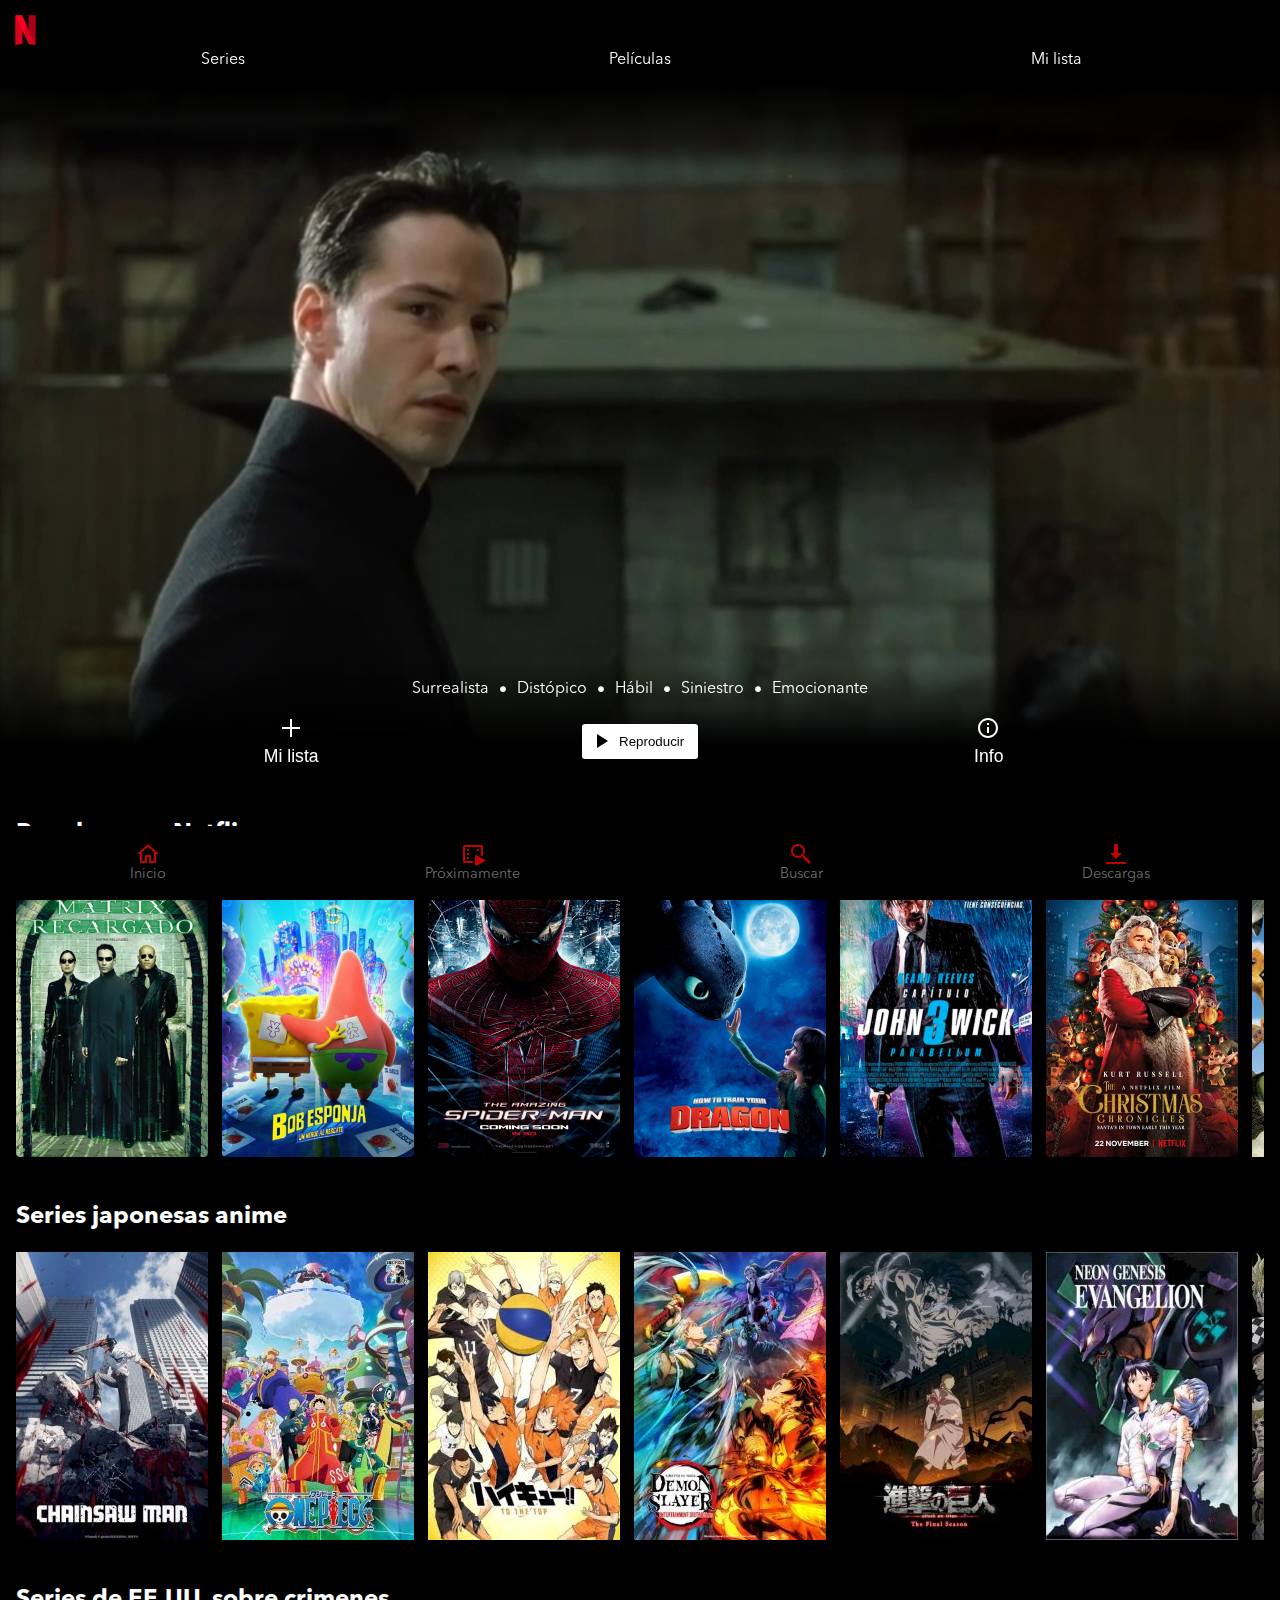
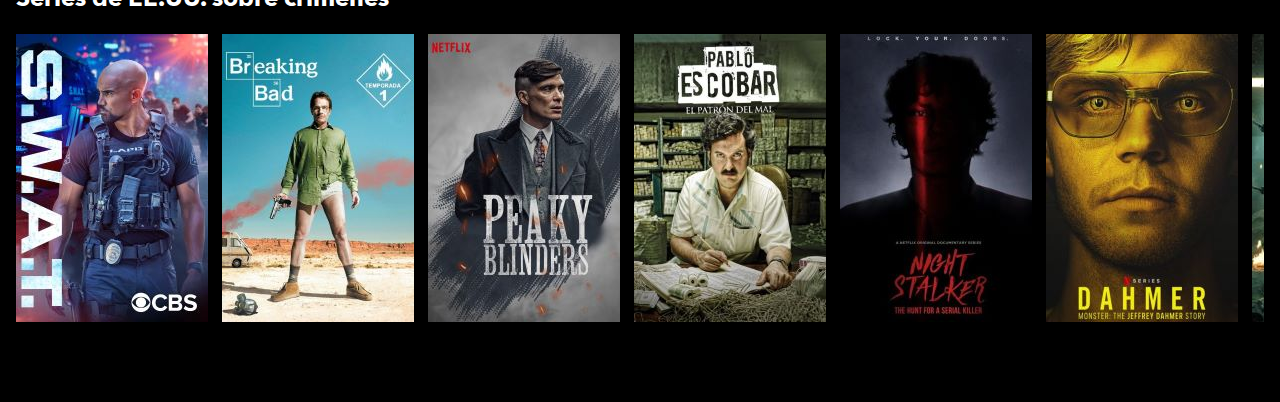
<file: index.html>
<!DOCTYPE html>
<html lang="es">
<head>
  <meta charset="UTF-8">
  <meta name="viewport" content="width=device-width, initial-scale=1.0">
  <link rel="icon" type="image/png" sizes="30x30" href="/images/logo-netflix.png">
  <link rel="stylesheet" href="assets/css/styles.css">
  <title>Netflix</title>
</head>
<body>
  <header class="header">
    <img src="images/logo-netflix.png" height="30" alt="Logo Netflix">
    <nav>
      <ul class="navigation">
        <li class="navigation-item"><a href="#">Series</a></li>
        <li class="navigation-item"><a href="#">Películas</a></li>
        <li class="navigation-item"><a href="#">Mi lista</a></li>
      </ul>
    </nav>
  </header>


  <div class="featured">
    <div class="videop"> 
      <video muted autoplay loop height="500" src="./images/matrix.mp4"></video>
    </div>
        <div class="featured-details">
      <ul class="tags">
        <li class="tag">
          Surrealista
        </li>
        <li class="tag">
          Distópico
        </li>
        <li class="tag">
          Hábil
        </li>
        <li class="tag">
          Siniestro
        </li>
        <li class="tag">
          Emocionante
        </li>
      </ul>
      <div class="featured-actions">

        <button class="button-secondary icon-plus">Mi lista</button>
        <button class="button icon-play">Reproducir</button>
        <button class="button-secondary icon-info" onclick="window.location.href = 'detalle.html'">Info</button>

      </div>
    </div>
  </div>


  <main>
    <div class="list">
      <h2 class="list-title">Populares en Netflix</h2>
      <div class="list-content">
        <div class="list-item">
          <a href="#">
            <img src="./images/covers/matrix.png" alt="Bob Esponja la película">
          </a>
        </div>
        <div class="list-item">
          <a href="#">
            <img src="./images/covers/bob.png" alt="Bob Esponja la película">
          </a>
        </div>
        <div class="list-item">
          <a href="#">
            <img src="./images/covers/spider-man.png" alt="Bob Esponja la película">
          </a>
        </div>
        <div class="list-item">
          <a href="#">
            <img src="./images/covers/dragon.png" alt="Bob Esponja la película">
          </a>
        </div>
        <div class="list-item">
          <a href="#">
            <img src="./images/covers/john.png" alt="Bob Esponja la película">
          </a>
        </div>
        <div class="list-item">
          <a href="#">
            <img src="./images/covers/santa.png" alt="Bob Esponja la película">
          </a>
        </div>
        <div class="list-item">
          <a href="#">
            <img src="./images/covers/MV5BMDJhMGRjN2Qshrek.jpg" alt="Shrek">
          </a>
        </div>
        <div class="list-item">
          <a href="#">
            <img src="./images/covers/sociedad_nieve.jpg" alt="Sociedad de la Nieve">
          </a>
        </div>
      </div>
    </div>
    <div class="list">
      <h2 class="list-title">Series japonesas anime</h2>
      <div class="list-content">
        <div class="list-item">
          <a href="#">
            <img src="./images/covers/chainsaw-man.jpg" alt="Chainsaw Man">
          </a>
        </div>
        <div class="list-item">
          <a href="#">
            <img src="./images/covers/one-piece.jpg" alt="One Piece">
          </a>
        </div>
        <div class="list-item">
          <a href="#">
            <img src="./images/covers/haikyuu-to-the-top-2nd-cour.jpg" alt="Haikyuu">
          </a>
        </div>
        <div class="list-item">
          <a href="#">
            <img src="./images/covers/kimetsu-no-yaiba-yuukaku-hen.jpg" alt="Kimetsu No Yaiba">
          </a>
        </div>
        <div class="list-item">
          <a href="#">
            <img src="./images/covers/shingeki-no-kyojin-the-final-season.jpg" alt="Shingeki No Kyojin">
          </a>
        </div>
        <div class="list-item">
          <a href="#">
            <img src="./images/covers/neon-genesis-evangelion.jpg" alt="Neon Genesis Evangelion">
          </a>
        </div>
        <div class="list-item">
          <a href="#">
            <img src="./images/covers/jojos.jpg" alt="JoJo's">
          </a>
        </div>
        <div class="list-item">
          <a href="#">
            <img src="./images/covers/spy-x-family.jpg" alt="Spy X Family">
          </a>
        </div>
      </div>
    </div>
    <div class="list">
      <h2 class="list-title">Series de EE.UU. sobre crimenes</h2>
      <div class="list-content">
        <div class="list-item">
          <a href="#">
            <img src="./images/covers/S.W.A.T.jpg" alt="S.W.A.T">
          </a>
        </div>
        <div class="list-item">
          <a href="#">
            <img src="./images/covers/breakingbad.jpg" alt="Breaking Bad">
          </a>
        </div>
        <div class="list-item">
          <a href="#">
            <img src="./images/covers/peaking_blinders.jpg" alt="Peaking Blinders">
          </a>
        </div>
        <div class="list-item">
          <a href="#">
            <img src="./images/covers/pablo_escobar.jpg" alt="Pablo Escobara">
          </a>
        </div>
        <div class="list-item">
          <a href="#">
            <img src="./images/covers/night_stalker.jpg" alt="Night Stalker">
          </a>
        </div>
        <div class="list-item">
          <a href="#">
            <img src="./images/covers/dahmer.jpg" alt="Dahmer">
          </a>
        </div>
        <div class="list-item">
          <a href="#">
            <img src="./images/covers/la_casa_de_papel.jpg" alt="La Casa de Papel">
          </a>
        </div>
        <div class="list-item">
          <a href="#">
            <img src="./images/covers/better_call_saul.jpg" alt="Better Call Saul">
          </a>
        </div>
      </div>
    </div>
  </main>

  <footer class="footer">
    <ul class="tab-list">
      <li class="tab-item">
        <a href="#">
          <svg width="24" height="24" viewBox="0 0 24 24" fill="none" xmlns="http://www.w3.org/2000/svg">
            <path
              d="M12 2.09961L1 12H4V21H11V15H13V21H20V12H23L12 2.09961ZM12 4.79102L18 10.1914V11V19H15V13H9V19H6V10.1914L12 4.79102Z" />
          </svg>
          <span>Inicio</span>
        </a>
      </li>
      <li class="tab-item">
        <a href="#">
          <svg width="24" height="24" viewBox="0 0 24 24" fill="none" xmlns="http://www.w3.org/2000/svg">
            <g clip-path="url(#clip0)">
              <path
                d="M4 3C2.897 3 2 3.897 2 5V19C2 20.103 2.897 21 4 21H12V19H4V5H20V13.2852L22 14.4082V5C22 3.897 21.103 3 20 3H4ZM6.00195 7V9H8V7H6.00195ZM16 7V9H18V7H16ZM6 11V13H8V11H6ZM15.0859 13C14.514 13.019 14 13.492 14 14.1445V22.8555C14 23.7255 14.9132 24.2764 15.6602 23.8574L23.4199 19.502C24.1939 19.067 24.1939 17.932 23.4199 17.498L15.6602 13.1426C15.4734 13.0378 15.2766 12.9937 15.0859 13ZM6 15V17H8V15H6Z"
                fill="black" />
            </g>
            <defs>
              <clipPath id="clip0">
                <rect width="24" height="24" fill="white" />
              </clipPath>
            </defs>
          </svg>
          <span>Próximamente</span>
        </a>
      </li>
      <li class="tab-item">
        <a href="#">
          <svg width="24" height="24" viewBox="0 0 24 24" fill="none" xmlns="http://www.w3.org/2000/svg">
            <path
              d="M9 2C5.14585 2 2 5.14585 2 9C2 12.8541 5.14585 16 9 16C10.748 16 12.345 15.348 13.5742 14.2812L14 14.707V16L20 22L22 20L16 14H14.707L14.2812 13.5742C15.348 12.345 16 10.748 16 9C16 5.14585 12.8541 2 9 2ZM9 4C11.7733 4 14 6.22673 14 9C14 11.7733 11.7733 14 9 14C6.22673 14 4 11.7733 4 9C4 6.22673 6.22673 4 9 4Z"
              fill="black" />
          </svg>
          <span>Buscar</span>
        </a>
      </li>
      <li class="tab-item">
        <a href="#">
          <svg width="24" height="24" viewBox="0 0 24 24" fill="none" xmlns="http://www.w3.org/2000/svg">
            <path d="M11 2C10.448 2 10 2.448 10 3V11H6L12 17L18 11H14V3C14 2.448 13.552 2 13 2H11ZM2 20V22H22V20H2Z"
              fill="black" />
          </svg>
          <span>Descargas</span>
        </a>
      </li>
    </ul>
  </footer>
</body>
</html>
</file>
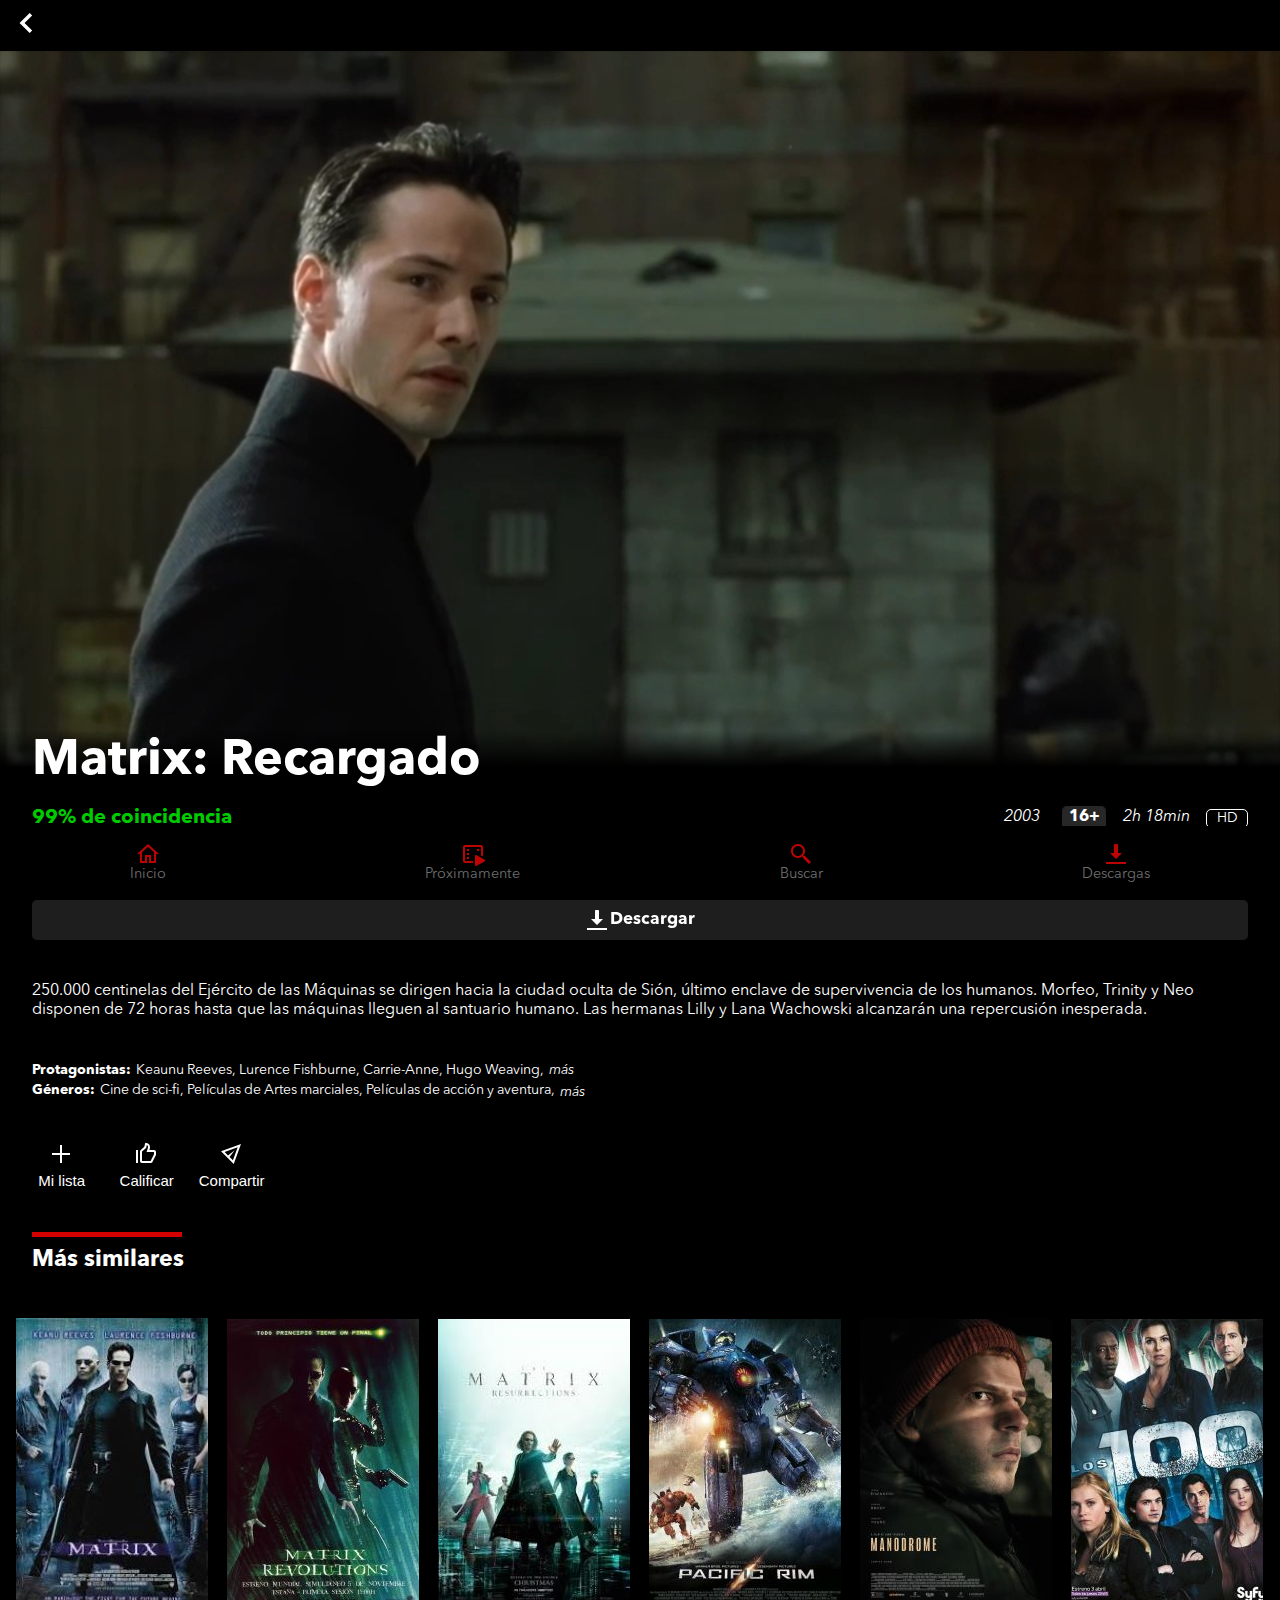
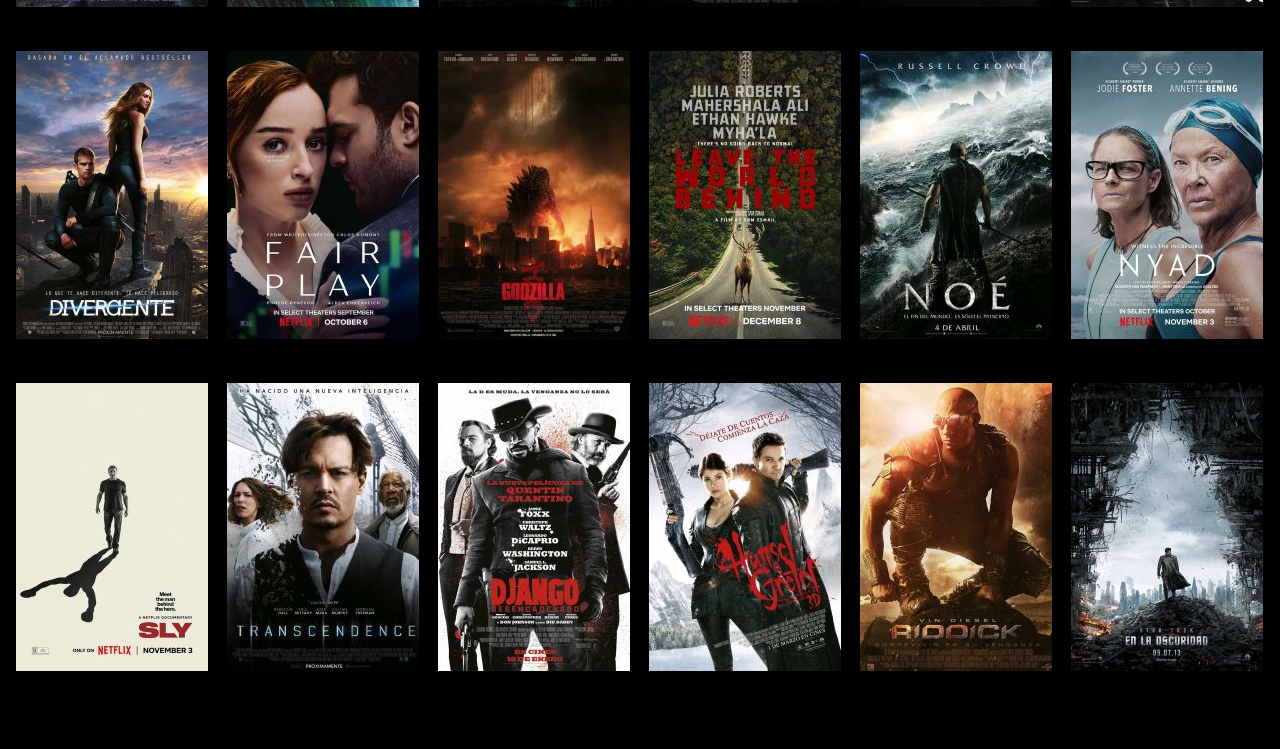
<file: detalle.html>
<!DOCTYPE html>
<html lang="es">
<head>
  <meta charset="UTF-8">
  <meta name="viewport" content="width=device-width, initial-scale=1.0">
  <link rel="icon" type="image/png" sizes="30x30" href="/images/logo-netflix.png">
  <link rel="stylesheet" href="assets/css/styles2.css">
  <title>Netflix</title>
</head>
<body>
  

<button class="backb" onclick="window.location.href='index.html'"> <img src="./images/icons/back.svg"  class="back1" alt="back"></button>

 
<div class="videop">
  <video muted autoplay loop height="500"  src="./images/matrix.mp4"></video>
</div> 

<p class="tittlem">
  Matrix: Recargado
</p>

<div class="datosp">
 <div class="coincidencia">99% de coincidencia</div>
 <div class="año">2003</div>
 <div class="clasificacion">16+</div>
 <div class="duracion">2h 18min</div>
 <div class="calidad">HD</div>
</div>  

<div class="featured-actions">
  <button class="button icon-play">Ver</button>
  <button class="button-secondary icon-download">Descargar</button>
</div>


<p class="sinopsis">
  250.000 centinelas del Ejército de las Máquinas se dirigen hacia la ciudad oculta de Sión, último enclave de supervivencia de los humanos. Morfeo, Trinity y Neo disponen de 72 horas hasta que las máquinas lleguen al santuario humano. Las hermanas Lilly y Lana Wachowski alcanzarán una repercusión inesperada.
</p>

 <div class="elenco">
  <div class="actores">Protagonistas: </div>
  <div class="nombresa">Keaunu Reeves, Lurence Fishburne, Carrie-Anne, Hugo Weaving,</div>
 <div class="mas"> más</div>
</div>

<div class="detallesdp">
  <div class="genero">Géneros:</div>
  <div class="nombresg">Cine de sci-fi, Películas de Artes marciales, Películas de acción y aventura,</div>
 <div class="mas2"> más</div>
</div>

<div class="featured-actions2">
  <button class="button-m icon-plus">Mi lista</button>
  <button class="button-c icon-like">Calificar</button>
  <button class="button-e icon-email" >Compartir</button>
</div>

<button class="underline"></button>

<p class="ms">
  Más similares
</p>

<main>
  <div class="list">
    <h2 class="list-title"></h2>
    <div class="list-content">
      <div class="list-item">
          <img src="./images/covers/images.jpg">
      </div>
      <div class="list-item">
          <img src="./images/covers/Matrix3.jpg">
      </div>
      <div class="list-item">
          <img src="./images/covers/images (1).jpg">
      </div>
      <div class="list-item">
          <img src="./images/covers/Pacific.jpg">
      </div>
      <div class="list-item">
          <img src="./images/covers/manodrome.jpg">
      </div>
      <div class="list-item">
          <img src="./images/covers/Los 100.jpg">
      </div>
      <div class="list-item">
          <img src="./images/covers/Supernatural.jpg">
      </div>
    </div>
  </div>
  <div class="list">
    <h2 class="list-title"></h2>
    <div class="list-content">
      <div class="list-item">
          <img src="./images/covers/Divergente.jpg">
      </div>
      <div class="list-item">
          <img src="./images/covers/fair_play_ver2.jpg">
      </div>
      <div class="list-item">
          <img src="./images/covers/Godzilla.jpg">
      </div>
      <div class="list-item">
          <img src="./images/covers/leave_the_world_behind.jpg">
      </div>
      <div class="list-item">
          <img src="./images/covers/Noé.jpg">
      </div>
      <div class="list-item">
          <img src="./images/covers/nyad_ver2.jpg">
      </div>
      <div class="list-item">
          <img src="./images/covers/rustin_ver2.jpg">
      </div>
    </div>
  </div>
  <div class="list">
    <h2 class="list-title"></h2>
    <div class="list-content">
      <div class="list-item">
          <img src="./images/covers/sly.jpg">
      </div>
      <div class="list-item">
          <img src="./images/covers/Transcendence.jpg">
      </div>
      <div class="list-item">
          <img src="./images/covers/Django.jpg">
      </div>
      <div class="list-item">
          <img src="./images/covers/Hansel y Gretel.jpg">
      </div>
      <div class="list-item">
          <img src="./images/covers/Riddick.jpg">
      </div>
      <div class="list-item">
          <img src="./images/covers/Star Trek.jpg">
      </div>
      <div class="list-item">
          <img src="./images/covers/rescate.jpg">
      </div>
    </div>
  </div>
</main>

<footer class="footer">
  <ul class="tab-list">
    <li class="tab-item">
        <svg width="24" height="24" viewBox="0 0 24 24" fill="none" xmlns="http://www.w3.org/2000/svg">
          <path
            d="M12 2.09961L1 12H4V21H11V15H13V21H20V12H23L12 2.09961ZM12 4.79102L18 10.1914V11V19H15V13H9V19H6V10.1914L12 4.79102Z" />
        </svg>
        <span onclick="window.location.href = 'index.html'">Inicio</span>
    </li>
    <li class="tab-item">
        <svg width="24" height="24" viewBox="0 0 24 24" fill="none" xmlns="http://www.w3.org/2000/svg">
          <g clip-path="url(#clip0)">
            <path
              d="M4 3C2.897 3 2 3.897 2 5V19C2 20.103 2.897 21 4 21H12V19H4V5H20V13.2852L22 14.4082V5C22 3.897 21.103 3 20 3H4ZM6.00195 7V9H8V7H6.00195ZM16 7V9H18V7H16ZM6 11V13H8V11H6ZM15.0859 13C14.514 13.019 14 13.492 14 14.1445V22.8555C14 23.7255 14.9132 24.2764 15.6602 23.8574L23.4199 19.502C24.1939 19.067 24.1939 17.932 23.4199 17.498L15.6602 13.1426C15.4734 13.0378 15.2766 12.9937 15.0859 13ZM6 15V17H8V15H6Z"
              fill="black" />
          </g>
          <defs>
            <clipPath id="clip0">
              <rect width="24" height="24" fill="white" />
            </clipPath>
          </defs>
        </svg>
        <span>Próximamente</span>
    </li>
    <li class="tab-item">
        <svg width="24" height="24" viewBox="0 0 24 24" fill="none" xmlns="http://www.w3.org/2000/svg">
          <path
            d="M9 2C5.14585 2 2 5.14585 2 9C2 12.8541 5.14585 16 9 16C10.748 16 12.345 15.348 13.5742 14.2812L14 14.707V16L20 22L22 20L16 14H14.707L14.2812 13.5742C15.348 12.345 16 10.748 16 9C16 5.14585 12.8541 2 9 2ZM9 4C11.7733 4 14 6.22673 14 9C14 11.7733 11.7733 14 9 14C6.22673 14 4 11.7733 4 9C4 6.22673 6.22673 4 9 4Z"
            fill="black" />
        </svg>
        <span>Buscar</span>
    </li>
    <li class="tab-item">
        <svg width="24" height="24" viewBox="0 0 24 24" fill="none" xmlns="http://www.w3.org/2000/svg">
          <path d="M11 2C10.448 2 10 2.448 10 3V11H6L12 17L18 11H14V3C14 2.448 13.552 2 13 2H11ZM2 20V22H22V20H2Z"
            fill="black" />
        </svg>
        <span>Descargas</span>
    </li>
  </ul>
</footer>

</body>
</html>
</file>
<file: assets/css/styles.css>
@font-face {
  font-family: 'Netflix';
  src: url('../../fonts/AvenirNextLTPro-Regular.otf');
  font-weight: 400;
  font-style: normal;
}
@font-face {
  font-family: 'Netflix';
  src: url('../../fonts/AvenirNextLTPro-Regular.otf');
  font-weight: 400;
  font-style: normal;
}
@font-face {
  font-family: 'Netflix';
  src: url('../../fonts/AvenirNextLTPro-Bold.otf');
  font-weight: 700;
  font-style: normal;
}

body {
  background: black;
  color: white;
  margin: 0;
  font-family: Netflix;
}

a {
  color: white;
  text-decoration: none;
}

.header {
  padding: 15px 15px 100px;
  position: relative;
  z-index: 2;
  background-image: linear-gradient(to bottom, black 0%, black 50%, rgba(0,0,0, .5)  85% , transparent 100% );
}

.navigation-item {
  list-style: none;
  text-align: center;
}

.navigation {
  padding: 0;
  margin: 0;
  display: grid;
  grid-auto-columns: 100px;
  grid-auto-flow: column;
  justify-content: space-around;
}

.videop {
 width: 100%;
 height: 100%;
 display: flex;
 justify-content: center;
 align-items: center;
 overflow: hidden;
}

.videop video {
  max-width: 100%;
  max-height: 100%;
  width: 100%;
  height: 100%;
}

.featured {
  margin-top: -90px;
  position: relative;
  overflow: hidden;
}

.featured-details {
  position: absolute;
  bottom: 0;
  left: 0;
  right: 0;
  background-image: linear-gradient(to top, black 0%, black 40%, transparent 100%);
}


.tags {
  display: flex;
  justify-content: center;
  gap: 10px;
  list-style: none;
  padding: 0;
}

.tag {
  display: flex;
}

.tag:before {
  content: '•';
  margin-right: 10px;
  position: relative;
  top: 2px;
}

.tag:first-child::before {
  display: none;
}

.featured-actions {
  display: flex;
  justify-content: space-evenly;
  align-items: center;
  padding-bottom: 2em;
}

.button {
  background: white;
  display: flex;
  align-items: center;
  padding: 5px 1em 5px .5em;
  border: none;
  border-radius: 3px;
  cursor: pointer;
}

.button::before {
  content: '';
  display: inline-block;
  width: 25px;
  height: 25px;
  margin-right: 5px;
}

.button-secondary {
  background: none;
  color: white;
  font-size: 1.1em;
  min-width: 100px;
  cursor: pointer;
  border: none;
}

.button-secondary::before {
  display: block;
  content: '';
  width: 25px;
  height: 25px;
  margin: auto;
  margin-bottom: 5px;
}

.icon-plus::before {
  background: url('../../images/icons/plus.svg');
}

.icon-play::before {
  background: url('../../images/icons/play.svg');
}

.icon-info::before {
  background: url('../../images/icons/info.svg');
}

.list-content {
  white-space: nowrap;
  overflow-x: auto;
}
.list-item {
  display: inline-block;
  margin-left: 10px;
}
.list-item:first-child {
  margin: 0;
}

.list {
  padding: 0 1em;
}

main {
  display: flex;
  flex-direction: column;
  gap: 20px;
}

.footer {
  position: sticky;
  bottom: 0;
  left: 0;
  right: 0;
  background: black;
  padding: 1em 0 0;
}


.tab-list {
  margin: 0;
  padding: 0;
  display: grid;
  grid-auto-flow: column;
  list-style: none;
  color: #6e6e6e;
  padding-bottom: 1em;
}

.tab-list a {
  color: #6e6e6e;
}

.tab-item {
  text-align: center;
  font-size: .9em;
}

.tab-item svg {
  display: block;
  margin: auto;
}

.tab-item path{
  fill: #be0303;
}

.tab-item:hover :is(path, span) {
 fill: white;
 color: white;
}
</file>
<file: assets/css/styles2.css>
@font-face {
  font-family: 'Netflix';
  src: url('../../fonts/AvenirNextLTPro-Regular.otf');
  font-weight: 400;
  font-style: normal;
}

@font-face {
  font-family: 'Netflix1';
  src: url('../../fonts/AvenirNextLTPro-Bold.otf');
  font-weight: 700;
  font-style: normal;
}

@font-face {
  font-family: 'Netflix2';
  src: url('../../fonts/AvenirNextLTPro-It.otf');
  font-weight: 700;
  font-style: normal;
}


body {
    background: black;
    color: white;
    margin: 0;
  }
  
.back1 {
  height: 40px;
  background-color: transparent;
  filter: invert();
  cursor: pointer;
  position: relative;
  z-index: 2;
  margin-bottom: 5%;
}

.backb {
  border-color: transparent;
  background-color: transparent;
  cursor: pointer;
}

.videop {
  width: 100%;
  height: 100%;
  display: flex;
  justify-content: center;
  align-items: center;
  overflow: hidden;
}
   
.videop video {
  max-width: 100%;
  max-height: 100%;
  width: 100%;
  height: 100%;
}

.tittlem {
  font-family: Netflix1;
  padding-left: 2.5%;
  margin-top: -40px;
  font-size: 50px;
  position: relative;
  z-index: 2;
  background-image: linear-gradient(to top, black 0%, black 40%, transparent 100%);
}

.datosp {
  margin-top: -35px;
  align-items: center;
  display: flex;
  flex-wrap: wrap;
  justify-content: flex-start;
  position: relative;
  z-index: 2;
}

.coincidencia {
  margin-left: 2.5%;
  font-family: Netflix1;
  color: rgb(0, 203, 0);
  font-size: 20px;
}

.año {
  margin-left: auto;
  width: 50px;
  height: 20px;
  text-align: center;
  font-family: Netflix2;
}

.clasificacion {
  margin-left: 15px;
  background: rgb(40, 39, 39);
  border: 2px solid rgb(40, 39, 39);
  border-radius: 5px;
  width: 40px;
  height: 20px;
  text-align: center;
  font-family: Netflix1;
}

.duracion {
  margin-left: 15px;
  margin-right: 15px;
  width: 70px;
  height: 20px;
  text-align: center;
  font-family: Netflix2;
}

.calidad {
  margin-right: 2.5%;
  font-family: Netflix;
  border: 1px solid white;
  border-radius: 5px;
  font-size: 14px;
  width: 40px;
  text-align: center;
}


.button {
  margin: 10px auto;
  margin-top: 20px;
  background: white;
  display: flex;
  justify-content: center;
  align-items: center;
  border: none;
  border-radius: 5px;
  width: 95%;
  height: 40px;
  font-size: 17px;
  font-family: Netflix1;
  cursor: pointer;
}

.button::before {
  content: '';
  display: inline-block;
  width: 25px;
  height: 25px;
  background: url('../../images/icons/play.svg');
}

.button-secondary {
  margin: 5px auto;
  background: rgb(225, 225, 225);
  display: flex;
  justify-content: center;
  align-items: center;
  border: none;
  border-radius: 5px;
  width: 95%;
  height: 40px;
  font-size: 17px;
  font-family: Netflix1;
  filter: invert();
  cursor: pointer;
}

.button-secondary::before {
 content: '';
 display: inline-block;
 width: 25px;
 height: 25px;
 background: url('../../images/icons/download.svg');
}

.sinopsis {
  font-family: Netflix;
  margin: 10px auto;
  padding: 2.5%;
}  

.elenco {
  margin-left: 2.5%;
  align-items: center;
  display: flex;
  flex-wrap: wrap;
  justify-content: flex-start;
  font-size: 14px;
}

.actores {
  font-family: Netflix1;
}

.nombresa {
  margin-left: 5px;
  font-family: Netflix;
}

.mas {
  margin-left: 5px;
  font-family: Netflix2;
  cursor: pointer;
}

.detallesdp {
  margin-left: 2.5%;
  align-items: center;
  display: flex;
  flex-wrap: wrap;
  justify-content: flex-start;
  font-size: 14px;
}

.genero {
  font-family: Netflix1;
}

.nombresg {
  margin-left: 5px;
  font-family: Netflix;
}

.mas2 {
  margin-top: 5px;
  margin-left: 5px;
  font-family: Netflix2;
  cursor: pointer;
}

.featured-actions2 {
  display: flex;
  align-items: center;
  padding-bottom: 2em;
  margin-top: 20px;
}

.button-m {
  margin-top: 20px;
  margin-left: 1.5%;
  background: none;
  color: white;
  font-size: 15px;
  min-width: 85px;
  cursor: pointer;
  border: none;
}

.button-m::before {
  display: block;
  content: '';
  width: 25px;
  height: 25px;
  margin: auto;
  margin-bottom: 5px;
  background: url('../../images/icons/plus.svg');
}

.button-c {
  margin-top: 20px;
  background: none;
  color: white;
  font-size: 15px;
  min-width: 85px;
  cursor: pointer;
  border: none;
}

.button-c::before {
  display: block;
  content: '';
  width: 25px;
  height: 25px;
  margin: auto;
  margin-bottom: 5px;
  background: url('../../images/icons/like.svg');
  filter: invert();
}

.button-e {
  margin-top: 20px;
  background: none;
  color: white;
  font-size: 15px;
  min-width: 85px;
  cursor: pointer;
  border: none;
}

.button-e::before {
  display: block;
  content: '';
  width: 25px;
  height: 25px;
  margin: auto;
  margin-bottom: 5px;
  background: url('../../images/icons/email-send.svg');
  filter: invert();
}

.ms {
  font-family: Netflix1;
  width: 160px;
  font-size: 23px;
  margin-left: 2.5%;
  margin-top: auto;
  cursor: pointer;
}

.underline {
  width: 150px;
  margin-left: 2.5%;
  margin-bottom: 10px;
  height: 5px;
  background-color: rgb(210, 0, 0);
  border: none;
}

.list-content {
  white-space: nowrap;
  overflow-x: auto;
}

.list-item {
  display: inline-block;
  margin-left: 15px;
  border-radius: 10px;
  cursor: pointer;
}

.list-item:first-child {
  margin: 0;
}

.list {
  padding: 0 1em;
  text-align: center;
}

main {
  display: flex;
  flex-direction: column;
  gap: 20px;
}

.footer {
  position: sticky;
  bottom: 0;
  left: 0;
  right: 0;
  background: black;
  padding: 1em 0 0;
  font-family: Netflix;
  cursor: pointer;
  z-index: 9999;
}

.tab-list {
  margin: 0;
  padding: 0;
  display: grid;
  grid-auto-flow: column;
  list-style: none;
  color: #6e6e6e;
  padding-bottom: 1em;
}

.tab-list a {
  color: #6e6e6e;
}

.tab-item {
  text-align: center;
  font-size: .9em;
}

.tab-item svg {
  display: block;
  margin: auto;
}

.tab-item path{
  fill: #be0303;
}

.tab-item:hover :is(path, span) {
  fill: white;
  color: white;
 }
</file>
